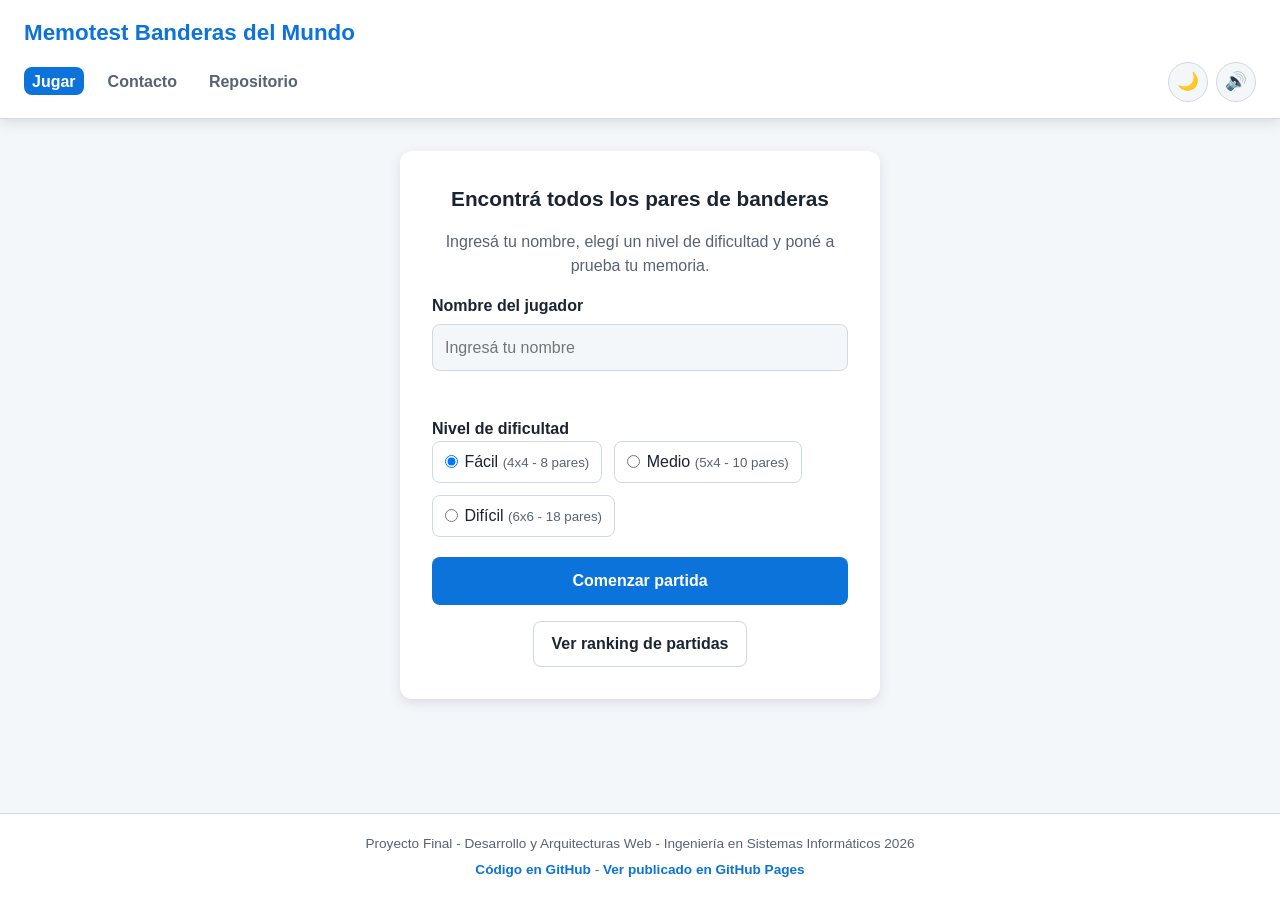
<file: index.html>
<!DOCTYPE html>
<html lang="es">
<head>
  <meta charset="UTF-8">
  <meta name="viewport" content="width=device-width, initial-scale=1.0">
  <title>Memotest Banderas del Mundo</title>
  <link rel="stylesheet" href="css/reset.css">
  <link rel="stylesheet" href="css/styles.css">
</head>
<body>
  <!-- Encabezado con el titulo, la navegacion principal y los botones de tema/sonido -->
  <header class="site-header">
    <h1 class="site-header__title">Memotest Banderas del Mundo</h1>
    <nav class="site-nav">
      <ul class="site-nav__list">
        <li class="site-nav__item">
          <a class="site-nav__link site-nav__link--active" href="index.html">Jugar</a>
        </li>
        <li class="site-nav__item">
          <a class="site-nav__link" href="pages/contact.html">Contacto</a>
        </li>
        <li class="site-nav__item">
          <a class="site-nav__link" href="https://github.com/FalconeRenzo2am/FalconeRenzoDAW" target="_blank" rel="noopener noreferrer">Repositorio</a>
        </li>
      </ul>
      <div class="site-nav__toggles">
        <button class="icon-button" type="button" id="themeToggleButton" aria-label="Cambiar entre modo claro y oscuro">🌙</button>
        <button class="icon-button" type="button" id="soundToggleButton" aria-label="Activar o desactivar sonido">🔊</button>
      </div>
    </nav>
  </header>

  <main class="main-content">
    <!-- Pantalla de inicio: se muestra primero. El nombre y el nivel se
         validan con JavaScript antes de poder pasar a jugar. -->
    <section class="setup-screen" id="setupScreen">
      <h2 class="setup-screen__title">Encontrá todos los pares de banderas</h2>
      <p class="setup-screen__description">Ingresá tu nombre, elegí un nivel de dificultad y poné a prueba tu memoria.</p>
      <form class="setup-form" id="setupForm" novalidate>
        <div class="setup-form__group">
          <label class="setup-form__label" for="playerNameInput">Nombre del jugador</label>
          <input class="setup-form__input" type="text" id="playerNameInput" name="playerName" autocomplete="off" placeholder="Ingresá tu nombre">
          <p class="setup-form__error" id="playerNameError" role="alert"></p>
        </div>
        <fieldset class="setup-form__group setup-form__fieldset">
          <legend class="setup-form__label">Nivel de dificultad</legend>
          <div class="level-options" id="levelOptions">
            <label class="level-options__item">
              <input type="radio" name="level" value="facil" checked>
              <span>Fácil <small>(4x4 - 8 pares)</small></span>
            </label>
            <label class="level-options__item">
              <input type="radio" name="level" value="medio">
              <span>Medio <small>(5x4 - 10 pares)</small></span>
            </label>
            <label class="level-options__item">
              <input type="radio" name="level" value="dificil">
              <span>Difícil <small>(6x6 - 18 pares)</small></span>
            </label>
          </div>
        </fieldset>
        <button class="primary-button" type="submit" id="startGameButton">Comenzar partida</button>
      </form>
      <button class="secondary-button" id="openRankingButton" type="button">Ver ranking de partidas</button>
    </section>

    <!-- Pantalla de juego: arranca oculta (clase "hidden") y JavaScript la
         muestra recien despues de validar el formulario de inicio. El
         tablero (#board) se completa dinamicamente desde ui.js. -->
    <section class="game-screen hidden" id="gameScreen">
      <div class="game-stats" id="gameStats">
        <p class="game-stats__item">Jugador<span class="game-stats__value" id="statPlayerName"></span></p>
        <p class="game-stats__item">Nivel<span class="game-stats__value" id="statLevel"></span></p>
        <p class="game-stats__item">Intentos<span class="game-stats__value" id="statAttempts">0</span></p>
        <p class="game-stats__item">Errores<span class="game-stats__value" id="statErrors">0</span></p>
        <p class="game-stats__item">Pares<span class="game-stats__value" id="statPairs">0 / 0</span></p>
        <p class="game-stats__item">Puntaje<span class="game-stats__value" id="statScore">0</span></p>
        <p class="game-stats__item">Tiempo<span class="game-stats__value" id="statTime">00:00</span></p>
      </div>
      <div class="board" id="board"></div>
      <div class="game-actions">
        <button class="secondary-button" id="restartButton" type="button">Reiniciar partida</button>
        <button class="secondary-button" id="changeLevelButton" type="button">Cambiar jugador o nivel</button>
      </div>
    </section>
  </main>

  <!-- Modal de victoria: reemplaza al alert() del navegador. Se completa y
       se muestra desde UI.showWinModal cuando se encuentran todos los pares. -->
  <div class="modal-overlay hidden" id="winModal" role="dialog" aria-modal="true" aria-labelledby="winModalTitle">
    <div class="modal">
      <h2 class="modal__title" id="winModalTitle">¡Felicitaciones!</h2>
      <ul class="modal__summary" id="winSummaryList"></ul>
      <div class="modal__actions">
        <button class="primary-button" id="winPlayAgainButton" type="button">Jugar de nuevo</button>
        <button class="secondary-button" id="winCloseButton" type="button">Cerrar</button>
      </div>
    </div>
  </div>

  <!-- Modal de ranking (requerimiento deseado): lee y ordena las partidas
       guardadas en LocalStorage por storage.js. -->
  <div class="modal-overlay hidden" id="rankingModal" role="dialog" aria-modal="true" aria-labelledby="rankingModalTitle">
    <div class="modal modal--wide">
      <h2 class="modal__title" id="rankingModalTitle">Ranking de partidas</h2>
      <div class="ranking-controls">
        <label class="ranking-controls__label" for="rankingSortSelect">Ordenar por</label>
        <select class="ranking-controls__select" id="rankingSortSelect">
          <option value="score">Puntaje</option>
          <option value="date">Fecha</option>
          <option value="duration">Duración</option>
          <option value="level">Nivel</option>
        </select>
      </div>
      <div class="ranking-table-wrapper">
        <table class="ranking-table" id="rankingTable">
          <thead>
            <tr>
              <th>Jugador</th>
              <th>Puntaje</th>
              <th>Nivel</th>
              <th>Intentos</th>
              <th>Errores</th>
              <th>Duración</th>
              <th>Fecha</th>
            </tr>
          </thead>
          <tbody id="rankingTableBody"></tbody>
        </table>
        <p class="ranking-empty hidden" id="rankingEmptyMessage">Todavía no hay partidas registradas.</p>
      </div>
      <div class="modal__actions">
        <button class="danger-button" id="clearRankingButton" type="button">Borrar historial</button>
        <button class="secondary-button" id="closeRankingButton" type="button">Cerrar</button>
      </div>
    </div>
  </div>

  <!-- Modal de confirmacion generico: reemplaza a window.confirm(), por
       ejemplo para confirmar el borrado del historial de ranking. -->
  <div class="modal-overlay hidden" id="confirmModal" role="dialog" aria-modal="true" aria-labelledby="confirmModalTitle">
    <div class="modal">
      <h2 class="modal__title" id="confirmModalTitle">Confirmar acción</h2>
      <p class="modal__message" id="confirmModalMessage"></p>
      <div class="modal__actions">
        <button class="danger-button" id="confirmAcceptButton" type="button">Confirmar</button>
        <button class="secondary-button" id="confirmCancelButton" type="button">Cancelar</button>
      </div>
    </div>
  </div>

  <!-- Pie de pagina con los links al repositorio (nueva pestaña) y a GitHub Pages -->
  <footer class="site-footer">
    <p class="site-footer__text">Proyecto Final - Desarrollo y Arquitecturas Web - Ingeniería en Sistemas Informáticos 2026</p>
    <p class="site-footer__text">
      <a class="site-footer__link" href="https://github.com/FalconeRenzo2am/FalconeRenzoDAW" target="_blank" rel="noopener noreferrer">Código en GitHub</a>
      -
      <a class="site-footer__link" href="https://falconerenzo2am.github.io/FalconeRenzoDAW/" target="_blank" rel="noopener noreferrer">Ver publicado en GitHub Pages</a>
    </p>
  </footer>

  <!-- Scripts al final del body para no bloquear el renderizado. Orden de
       carga: primero los modulos sin dependencias (validations, storage,
       sounds), despues game y ui, y main al final porque los usa a todos. -->
  <script src="js/validations.js"></script>
  <script src="js/storage.js"></script>
  <script src="js/sounds.js"></script>
  <script src="js/game.js"></script>
  <script src="js/ui.js"></script>
  <script src="js/main.js"></script>
</body>
</html>
</file>
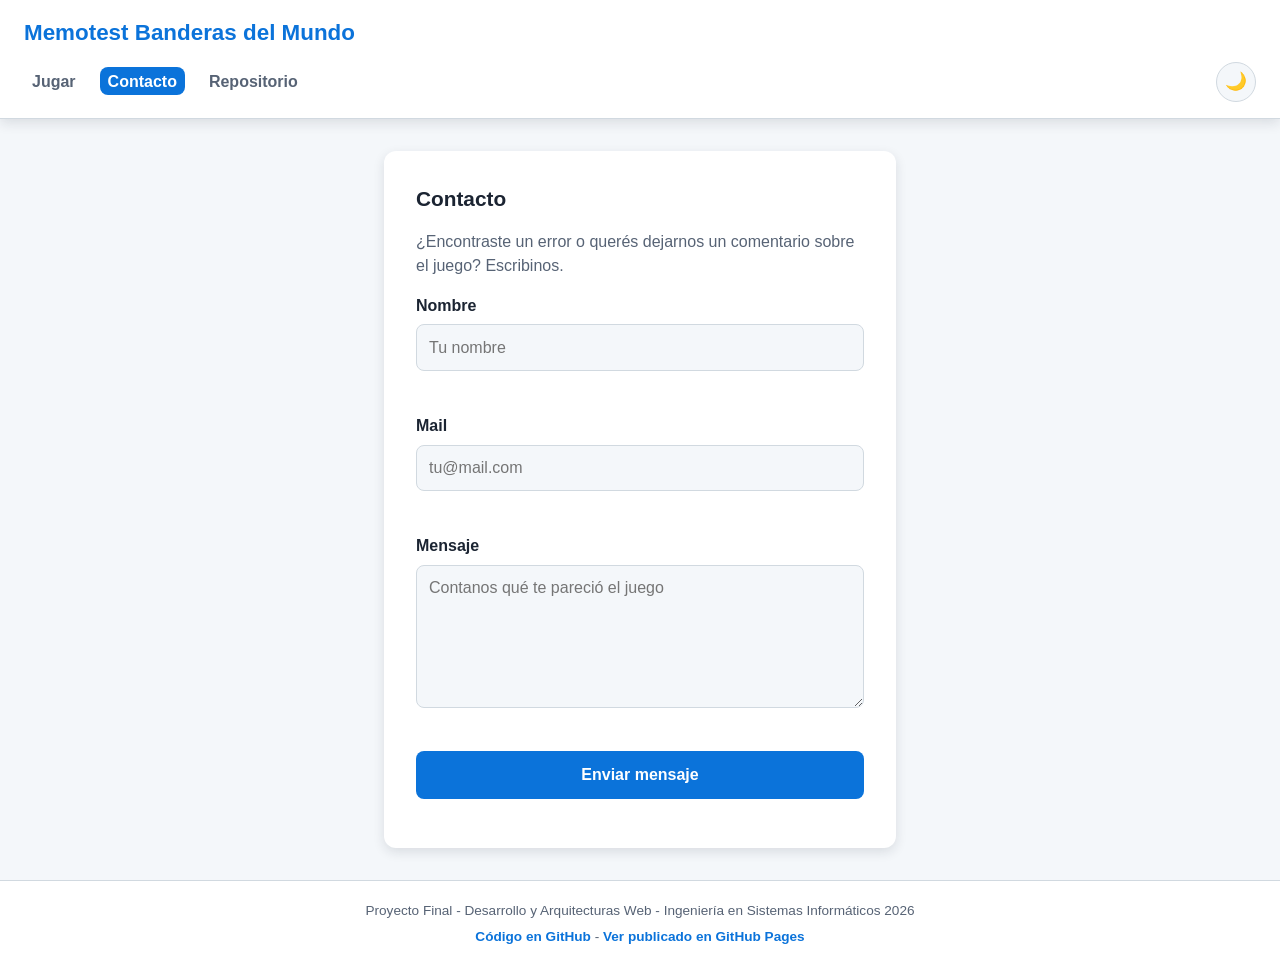
<file: pages/contact.html>
<!DOCTYPE html>
<html lang="es">
<head>
  <meta charset="UTF-8">
  <meta name="viewport" content="width=device-width, initial-scale=1.0">
  <title>Contacto - Memotest Banderas del Mundo</title>
  <link rel="stylesheet" href="../css/reset.css">
  <link rel="stylesheet" href="../css/styles.css">
</head>
<body>
  <!-- Mismo encabezado y navegacion que index.html, adaptado con rutas
       relativas porque esta pagina esta dentro de /pages -->
  <header class="site-header">
    <h1 class="site-header__title">Memotest Banderas del Mundo</h1>
    <nav class="site-nav">
      <ul class="site-nav__list">
        <li class="site-nav__item">
          <a class="site-nav__link" href="../index.html">Jugar</a>
        </li>
        <li class="site-nav__item">
          <a class="site-nav__link site-nav__link--active" href="contact.html">Contacto</a>
        </li>
        <li class="site-nav__item">
          <a class="site-nav__link" href="https://github.com/FalconeRenzo2am/FalconeRenzoDAW" target="_blank" rel="noopener noreferrer">Repositorio</a>
        </li>
      </ul>
      <div class="site-nav__toggles">
        <button class="icon-button" type="button" id="themeToggleButton" aria-label="Cambiar entre modo claro y oscuro">🌙</button>
      </div>
    </nav>
  </header>

  <main class="main-content">
    <!-- Formulario de contacto validado por contact.js. Al enviarse
         correctamente abre el cliente de mail predeterminado via mailto:. -->
    <section class="contact-screen">
      <h2 class="contact-screen__title">Contacto</h2>
      <p class="contact-screen__description">¿Encontraste un error o querés dejarnos un comentario sobre el juego? Escribinos.</p>
      <form class="contact-form" id="contactForm" novalidate>
        <div class="contact-form__group">
          <label class="contact-form__label" for="contactNameInput">Nombre</label>
          <input class="contact-form__input" type="text" id="contactNameInput" name="contactName" autocomplete="off" placeholder="Tu nombre">
          <p class="contact-form__error" id="contactNameError" role="alert"></p>
        </div>
        <div class="contact-form__group">
          <label class="contact-form__label" for="contactEmailInput">Mail</label>
          <input class="contact-form__input" type="text" id="contactEmailInput" name="contactEmail" autocomplete="off" placeholder="tu@mail.com">
          <p class="contact-form__error" id="contactEmailError" role="alert"></p>
        </div>
        <div class="contact-form__group">
          <label class="contact-form__label" for="contactMessageInput">Mensaje</label>
          <textarea class="contact-form__textarea" id="contactMessageInput" name="contactMessage" rows="5" placeholder="Contanos qué te pareció el juego"></textarea>
          <p class="contact-form__error" id="contactMessageError" role="alert"></p>
        </div>
        <button class="primary-button" type="submit" id="sendContactButton">Enviar mensaje</button>
        <p class="contact-form__feedback" id="contactFeedbackMessage" role="status"></p>
      </form>
    </section>
  </main>

  <footer class="site-footer">
    <p class="site-footer__text">Proyecto Final - Desarrollo y Arquitecturas Web - Ingeniería en Sistemas Informáticos 2026</p>
    <p class="site-footer__text">
      <a class="site-footer__link" href="https://github.com/FalconeRenzo2am/FalconeRenzoDAW" target="_blank" rel="noopener noreferrer">Código en GitHub</a>
      -
      <a class="site-footer__link" href="https://falconerenzo2am.github.io/FalconeRenzoDAW/" target="_blank" rel="noopener noreferrer">Ver publicado en GitHub Pages</a>
    </p>
  </footer>

  <!-- Reutiliza validations.js y storage.js del juego; no necesita
       game.js/ui.js/main.js porque esta pagina no tiene tablero. -->
  <script src="../js/validations.js"></script>
  <script src="../js/storage.js"></script>
  <script src="../js/contact.js"></script>
</body>
</html>
</file>
<file: css/styles.css>
/* Variables de color en formato HSL (mismo formato en todo el archivo) para
   el tema claro. Se usan variables CSS para poder redefinirlas en .theme-dark
   sin duplicar reglas. */
:root {
  --color-bg: hsl(210, 40%, 97%);
  --color-surface: hsl(0, 0%, 100%);
  --color-text: hsl(215, 30%, 15%);
  --color-text-muted: hsl(215, 15%, 40%);
  --color-primary: hsl(210, 90%, 45%);
  --color-primary-dark: hsl(210, 90%, 35%);
  --color-accent: hsl(150, 60%, 40%);
  --color-danger: hsl(0, 70%, 50%);
  --color-danger-dark: hsl(0, 70%, 40%);
  --color-border: hsl(210, 20%, 85%);
  --color-card-back: hsl(210, 80%, 55%);
  --color-card-incorrect: hsl(0, 75%, 60%);
  --color-card-matched: hsl(150, 55%, 45%);
  --shadow-soft: 0 4px 12px hsla(215, 30%, 15%, 0.12);
  --radius-medium: 0.75rem;
  --radius-small: 0.5rem;
}

/* Sobreescribe las mismas variables cuando el body tiene esta clase
   (la agrega/quita UI.applyTheme desde JavaScript). */
.theme-dark {
  --color-bg: hsl(220, 25%, 10%);
  --color-surface: hsl(220, 22%, 16%);
  --color-text: hsl(210, 30%, 95%);
  --color-text-muted: hsl(210, 15%, 70%);
  --color-primary: hsl(210, 85%, 60%);
  --color-primary-dark: hsl(210, 85%, 50%);
  --color-accent: hsl(150, 55%, 55%);
  --color-danger: hsl(0, 70%, 60%);
  --color-danger-dark: hsl(0, 70%, 50%);
  --color-border: hsl(220, 18%, 28%);
  --color-card-back: hsl(210, 60%, 40%);
  --color-card-incorrect: hsl(0, 65%, 50%);
  --color-card-matched: hsl(150, 45%, 38%);
  --shadow-soft: 0 4px 16px hsla(220, 40%, 2%, 0.5);
}

body {
  display: flex;
  flex-direction: column;
  min-height: 100vh;
  background-color: var(--color-bg);
  color: var(--color-text);
  font-family: 'Segoe UI', Roboto, Arial, sans-serif;
  transition: background-color 0.2s ease, color 0.2s ease;
}

h1 {
  font-size: 1.4rem;
  font-weight: 700;
}

h2 {
  font-size: 1.3rem;
  font-weight: 700;
}

button:focus-visible,
input:focus-visible,
select:focus-visible,
textarea:focus-visible,
a:focus-visible {
  outline: 0.15rem solid var(--color-primary);
  outline-offset: 0.15rem;
}

/* Encabezado con el titulo, la navegacion y los botones de tema/sonido. */
.site-header {
  display: flex;
  flex-direction: column;
  gap: 0.75rem;
  padding: 1rem 1.5rem;
  background-color: var(--color-surface);
  border-bottom: 0.0625rem solid var(--color-border);
  box-shadow: var(--shadow-soft);
}

.site-header__title {
  color: var(--color-primary);
}

.site-nav {
  display: flex;
  flex-wrap: wrap;
  align-items: center;
  justify-content: space-between;
  gap: 0.75rem;
}

.site-nav__list {
  display: flex;
  flex-wrap: wrap;
  gap: 1rem;
}

.site-nav__link {
  padding: 0.35rem 0.5rem;
  border-radius: var(--radius-small);
  color: var(--color-text-muted);
  font-weight: 600;
  transition: background-color 0.15s ease, color 0.15s ease;
}

.site-nav__link:hover,
.site-nav__link--active {
  background-color: var(--color-primary);
  color: hsl(0, 0%, 100%);
}

.site-nav__toggles {
  display: flex;
  gap: 0.5rem;
}

.icon-button {
  display: flex;
  align-items: center;
  justify-content: center;
  width: 2.5rem;
  height: 2.5rem;
  border: 0.0625rem solid var(--color-border);
  border-radius: 50%;
  background-color: var(--color-bg);
  font-size: 1.1rem;
  transition: transform 0.15s ease;
}

.icon-button:hover {
  transform: scale(1.08);
}

/* Contenedor comun a las pantallas de inicio, juego y contacto. */
.main-content {
  display: flex;
  flex: 1 1 auto;
  flex-direction: column;
  align-items: center;
  gap: 1.5rem;
  padding: 2rem 1rem;
}

/* Pantalla de inicio: formulario para el nombre del jugador y el nivel. */
.setup-screen {
  display: flex;
  flex-direction: column;
  align-items: center;
  gap: 1rem;
  width: 100%;
  max-width: 30rem;
  padding: 2rem;
  background-color: var(--color-surface);
  border-radius: var(--radius-medium);
  box-shadow: var(--shadow-soft);
  text-align: center;
}

.setup-screen__description {
  color: var(--color-text-muted);
}

.setup-form {
  display: flex;
  flex-direction: column;
  gap: 1.25rem;
  width: 100%;
}

.setup-form__group {
  display: flex;
  flex-direction: column;
  gap: 0.4rem;
  text-align: left;
}

.setup-form__fieldset {
  border: none;
}

.setup-form__label {
  font-weight: 600;
}

.setup-form__input {
  padding: 0.65rem 0.75rem;
  border: 0.0625rem solid var(--color-border);
  border-radius: var(--radius-small);
  background-color: var(--color-bg);
}

.setup-form__error {
  min-height: 1.2rem;
  color: var(--color-danger);
  font-size: 0.85rem;
}

.level-options {
  display: flex;
  flex-wrap: wrap;
  gap: 0.75rem;
}

.level-options__item {
  display: flex;
  align-items: center;
  gap: 0.4rem;
  padding: 0.5rem 0.75rem;
  border: 0.0625rem solid var(--color-border);
  border-radius: var(--radius-small);
  cursor: pointer;
}

.level-options__item small {
  color: var(--color-text-muted);
}

/* Botones reutilizados en toda la app: principal, secundario y de peligro
   (por ejemplo, borrar el ranking). */
.primary-button {
  padding: 0.75rem 1.25rem;
  border-radius: var(--radius-small);
  background-color: var(--color-primary);
  color: hsl(0, 0%, 100%);
  font-weight: 700;
  transition: background-color 0.15s ease;
}

.primary-button:hover {
  background-color: var(--color-primary-dark);
}

.secondary-button {
  padding: 0.65rem 1.1rem;
  border: 0.0625rem solid var(--color-border);
  border-radius: var(--radius-small);
  background-color: var(--color-surface);
  color: var(--color-text);
  font-weight: 600;
  transition: background-color 0.15s ease;
}

.secondary-button:hover {
  background-color: var(--color-bg);
}

.danger-button {
  padding: 0.65rem 1.1rem;
  border-radius: var(--radius-small);
  background-color: var(--color-danger);
  color: hsl(0, 0%, 100%);
  font-weight: 700;
  transition: background-color 0.15s ease;
}

.danger-button:hover {
  background-color: var(--color-danger-dark);
}

/* Pantalla de juego: estadisticas, tablero y botones de reinicio. */
.game-screen {
  display: flex;
  flex-direction: column;
  align-items: center;
  gap: 1.5rem;
  width: 100%;
  max-width: 50rem;
}

.game-stats {
  display: flex;
  flex-wrap: wrap;
  justify-content: center;
  gap: 0.75rem;
  width: 100%;
  padding: 1rem;
  background-color: var(--color-surface);
  border-radius: var(--radius-medium);
  box-shadow: var(--shadow-soft);
}

.game-stats__item {
  display: flex;
  flex-direction: column;
  align-items: center;
  gap: 0.15rem;
  min-width: 4.5rem;
  color: var(--color-text-muted);
  font-size: 0.8rem;
  text-transform: uppercase;
  letter-spacing: 0.03rem;
}

.game-stats__value {
  color: var(--color-text);
  font-size: 1.1rem;
  font-weight: 700;
  text-transform: none;
}

/* Tablero armado con Flexbox: las cartas se acomodan solas segun su
   flex-basis, que varia por nivel para lograr 4, 5 o 6 columnas. */
.board {
  display: flex;
  flex-wrap: wrap;
  justify-content: center;
  gap: 0.6rem;
  width: 100%;
}

.board--cols-4 .card {
  flex-basis: calc(25% - 0.6rem);
}

.board--cols-5 .card {
  flex-basis: calc(20% - 0.6rem);
}

.board--cols-6 .card {
  flex-basis: calc(16.6% - 0.6rem);
}

/* La carta usa una transformacion 3D (perspective + rotateY) para el efecto
   de "dar vuelta". Cada carta tiene dos caras superpuestas (front y back)
   que se ocultan una a la otra con backface-visibility. */
.card {
  aspect-ratio: 3 / 4;
  perspective: 62.5rem;
}

.card__inner {
  display: flex;
  position: relative;
  width: 100%;
  height: 100%;
  transform-style: preserve-3d;
  transition: transform 0.4s ease;
}

.card--revealed .card__inner,
.card--matched .card__inner {
  transform: rotateY(180deg);
}

.card__face {
  display: flex;
  position: absolute;
  align-items: center;
  justify-content: center;
  width: 100%;
  height: 100%;
  overflow: hidden;
  backface-visibility: hidden;
  border-radius: var(--radius-small);
  font-size: 1.8rem;
}

.card__face--front {
  background-color: var(--color-card-back);
  color: hsl(0, 0%, 100%);
  font-weight: 700;
}

.card__face--back {
  background-color: var(--color-surface);
  border: 0.0625rem solid var(--color-border);
  transform: rotateY(180deg);
}

/* El SVG de la bandera (inyectado por ui.js) ocupa toda la cara de la
   carta; preserveAspectRatio="slice" en el propio SVG recorta sin deformar. */
.card__face--back svg {
  display: block;
  width: 100%;
  height: 100%;
}

.card--matched .card__face--back {
  border-color: var(--color-card-matched);
  box-shadow: inset 0 0 0 0.15rem var(--color-card-matched);
}

.card--incorrect .card__face--back {
  border-color: var(--color-card-incorrect);
  box-shadow: inset 0 0 0 0.15rem var(--color-card-incorrect);
}

.game-actions {
  display: flex;
  flex-wrap: wrap;
  justify-content: center;
  gap: 0.75rem;
}

/* Pantalla de contacto (contact.html): formulario de nombre, mail y mensaje. */
.contact-screen {
  display: flex;
  flex-direction: column;
  gap: 1rem;
  width: 100%;
  max-width: 32rem;
  padding: 2rem;
  background-color: var(--color-surface);
  border-radius: var(--radius-medium);
  box-shadow: var(--shadow-soft);
}

.contact-screen__description {
  color: var(--color-text-muted);
}

.contact-form {
  display: flex;
  flex-direction: column;
  gap: 1.1rem;
}

.contact-form__group {
  display: flex;
  flex-direction: column;
  gap: 0.4rem;
}

.contact-form__label {
  font-weight: 600;
}

.contact-form__input,
.contact-form__textarea {
  padding: 0.65rem 0.75rem;
  border: 0.0625rem solid var(--color-border);
  border-radius: var(--radius-small);
  background-color: var(--color-bg);
  resize: vertical;
}

.contact-form__error {
  min-height: 1.2rem;
  color: var(--color-danger);
  font-size: 0.85rem;
}

.contact-form__feedback {
  color: var(--color-accent);
  font-weight: 600;
}

/* Modales propios (victoria, ranking, confirmacion) que reemplazan a los
   alert/confirm bloqueantes del navegador. Se muestran/ocultan agregando o
   quitando la clase .hidden desde JavaScript. */
.modal-overlay {
  display: flex;
  position: fixed;
  top: 0;
  left: 0;
  align-items: center;
  justify-content: center;
  width: 100%;
  height: 100%;
  background-color: hsla(215, 30%, 10%, 0.55);
  z-index: 10;
}

.modal {
  display: flex;
  flex-direction: column;
  gap: 1rem;
  width: 90%;
  max-width: 26rem;
  max-height: 85vh;
  padding: 1.75rem;
  overflow-y: auto;
  background-color: var(--color-surface);
  border-radius: var(--radius-medium);
  box-shadow: var(--shadow-soft);
}

.modal--wide {
  max-width: 40rem;
}

.modal__title {
  color: var(--color-primary);
}

.modal__summary {
  display: flex;
  flex-direction: column;
  gap: 0.4rem;
}

.modal__summary-item {
  padding: 0.4rem 0.6rem;
  background-color: var(--color-bg);
  border-radius: var(--radius-small);
}

.modal__actions {
  display: flex;
  flex-wrap: wrap;
  justify-content: flex-end;
  gap: 0.75rem;
}

/* Controles y tabla del modal de ranking (requerimiento deseado con LocalStorage). */
.ranking-controls {
  display: flex;
  align-items: center;
  gap: 0.6rem;
}

.ranking-controls__select {
  padding: 0.4rem 0.6rem;
  border: 0.0625rem solid var(--color-border);
  border-radius: var(--radius-small);
  background-color: var(--color-bg);
}

.ranking-table-wrapper {
  overflow-x: auto;
}

.ranking-table th,
.ranking-table td {
  padding: 0.5rem 0.6rem;
  border-bottom: 0.0625rem solid var(--color-border);
  text-align: left;
  white-space: nowrap;
}

.ranking-empty {
  padding: 1rem;
  color: var(--color-text-muted);
  text-align: center;
}

/* Pie de pagina con los links al repositorio y a GitHub Pages. */
.site-footer {
  display: flex;
  flex-direction: column;
  align-items: center;
  gap: 0.3rem;
  padding: 1.25rem;
  background-color: var(--color-surface);
  border-top: 0.0625rem solid var(--color-border);
  color: var(--color-text-muted);
  font-size: 0.85rem;
  text-align: center;
}

.site-footer__link {
  color: var(--color-primary);
  font-weight: 600;
}

/* Clase generica para ocultar cualquier elemento. Se define despues de las
   demas reglas a proposito: como comparte especificidad con selectores como
   .modal-overlay (que tambien define "display"), la ultima regla del
   archivo es la que gana la cascada y logra ocultar el elemento igual. */
.hidden {
  display: none;
}

/* Ajustes responsive. Los media queries siempre van al final del archivo. */
@media (max-width: 48rem) {
  .site-nav {
    flex-direction: column;
    align-items: flex-start;
  }

  .board--cols-6 .card {
    flex-basis: calc(25% - 0.6rem);
  }
}

@media (max-width: 30rem) {
  .setup-screen,
  .contact-screen {
    padding: 1.5rem;
  }

  .card__face {
    font-size: 1.4rem;
  }

  .board--cols-4 .card,
  .board--cols-5 .card {
    flex-basis: calc(33.3% - 0.6rem);
  }

  .board--cols-6 .card {
    flex-basis: calc(33.3% - 0.6rem);
  }
}
</file>
